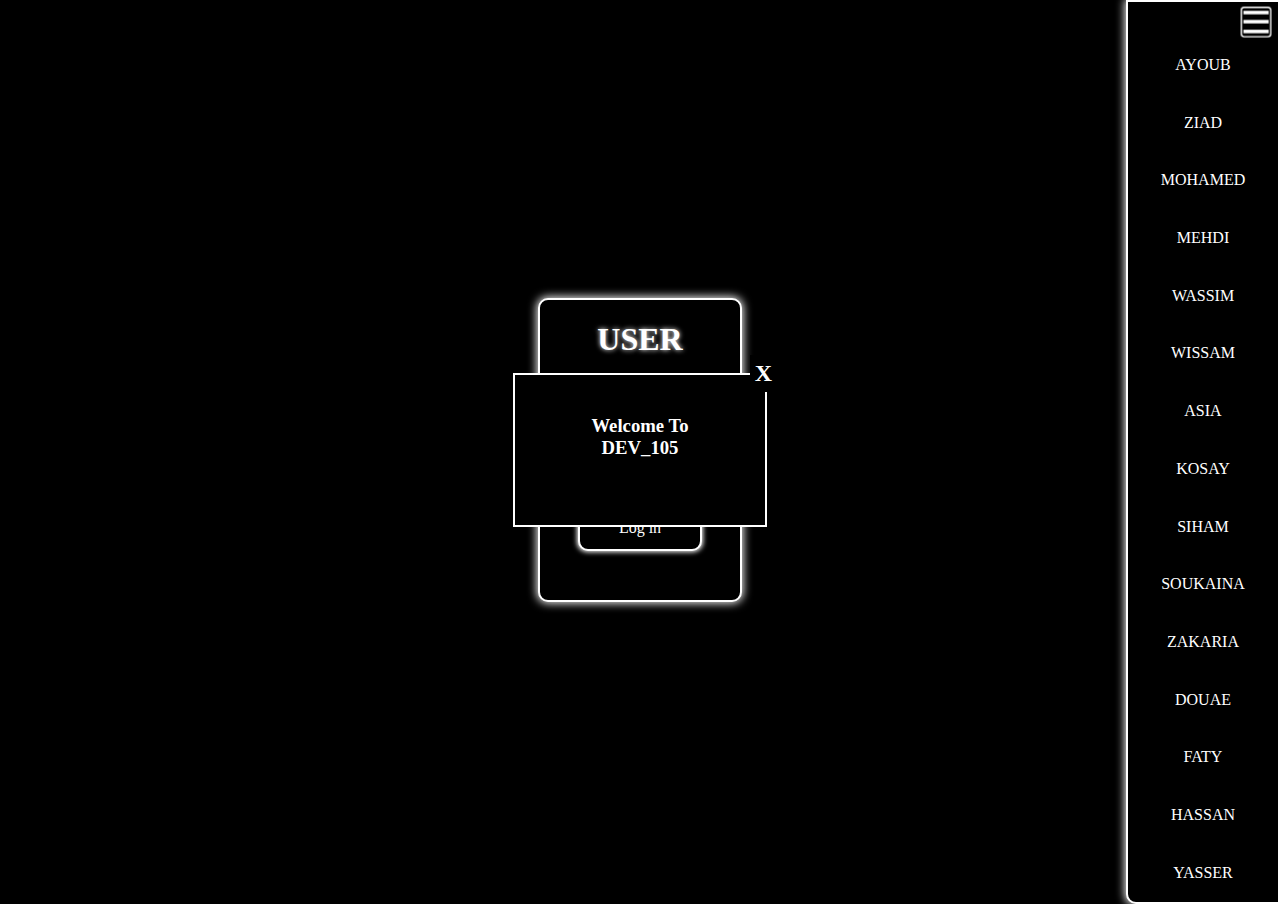
<file: index.html>
<!DOCTYPE html>
<html lang="en">
<head>
    <link rel="stylesheet" href="style.css">
    <meta charset="UTF-8">
    <link rel="icon" href="dev.png">
    <title>DEV IN</title>
</head>
<body align="center">
   <div id="bar">
       <div class="column"></div>
       <div class="column"></div>
       <div class="column"></div>
   </div>
   
   <div  class="menu hidden">
       <p class="a">ayoub</p>
       <p>ziad</p>
       <p>mohamed</p>
       <p>mehdi</p>
       <p>wassim</p>             
       <p>wissam</p>             
       <p>asia</p>
       <p>kosay</p>
       <p>siham</p>
       <p>Soukaina</p>
       <p>zakaria</p>
       <p>douae</p>
       <p>faty</p>
       <p>hassan</p>
       <p>yasser</p> 
   </div>
     <div onclick="this.style.cssText=` width :240px ; height: 340px; transition : all 3s ;`" ondblclick="this.style.cssText=` width :200px ; height: 300px; transition : all 3s ;`" class="page hidden">
    <div class="profile"></div>         
         <h1>USER</h1>
     <input class="name" type="text" readonly placeholder="USERNAME">
     <input class="password" required type="password" placeholder="PASSWORD" ondblclick="this.type='text'">
     <a onclick="check()">Log in</a>    
     </div>
 
<main>
    <h2>X</h2>
    <h3>Welcome To DEV_105</h3>    
</main>
 
 
 
 
 
 
 
 
 
 
 
 
 
             
<script src="script.js"></script>
</body>
</html>
</file>
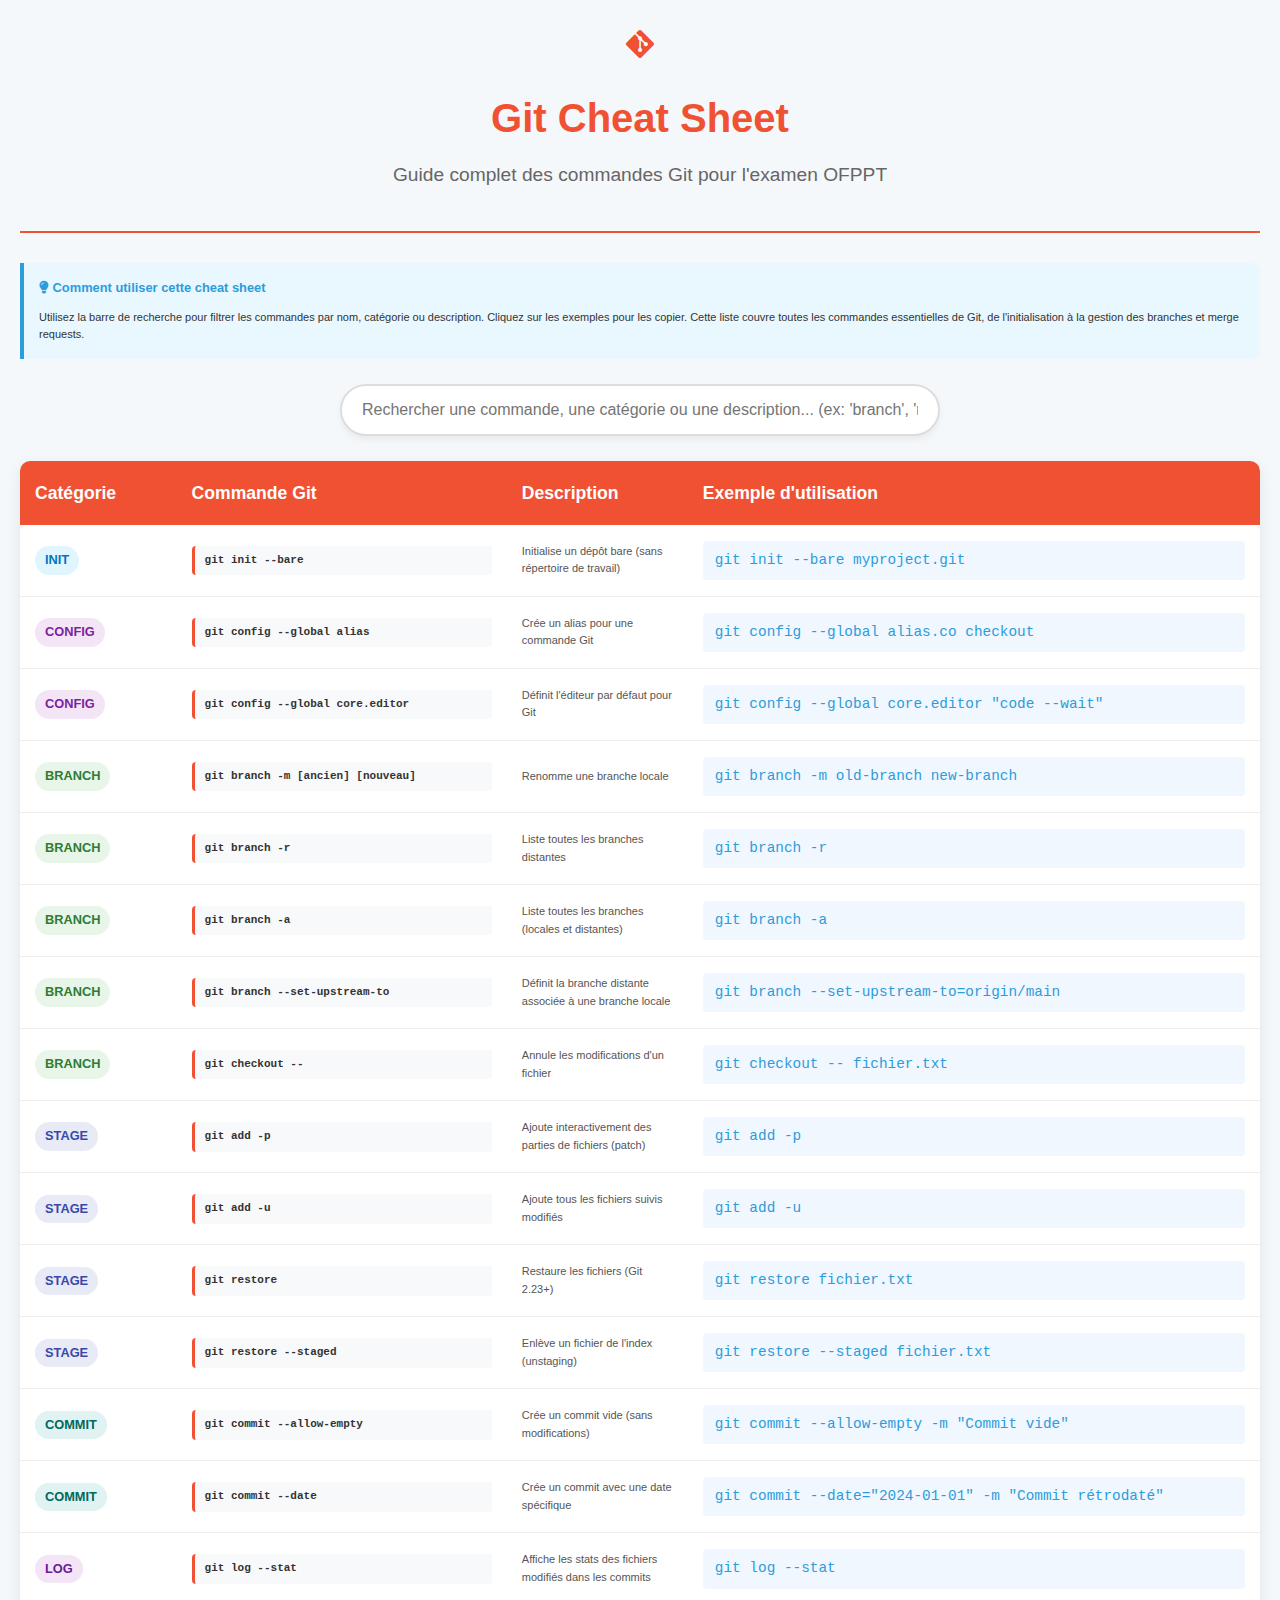
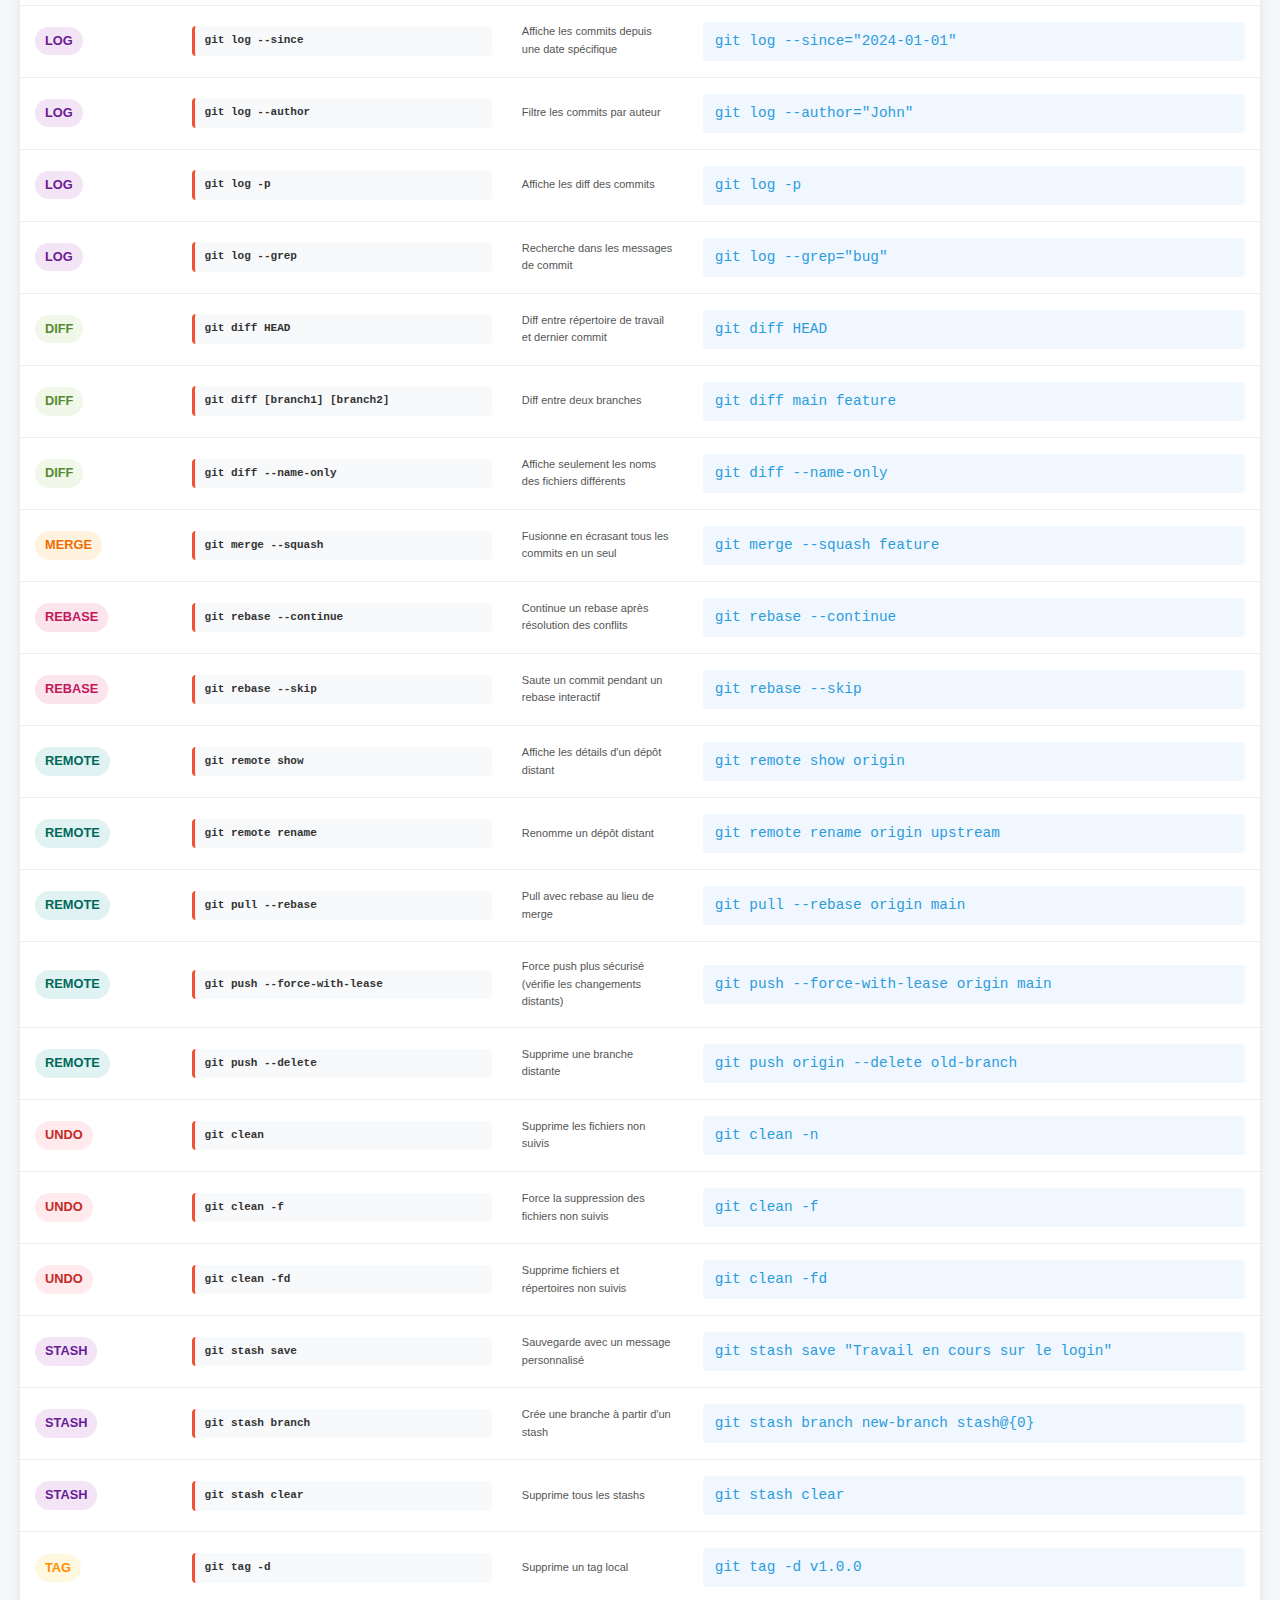
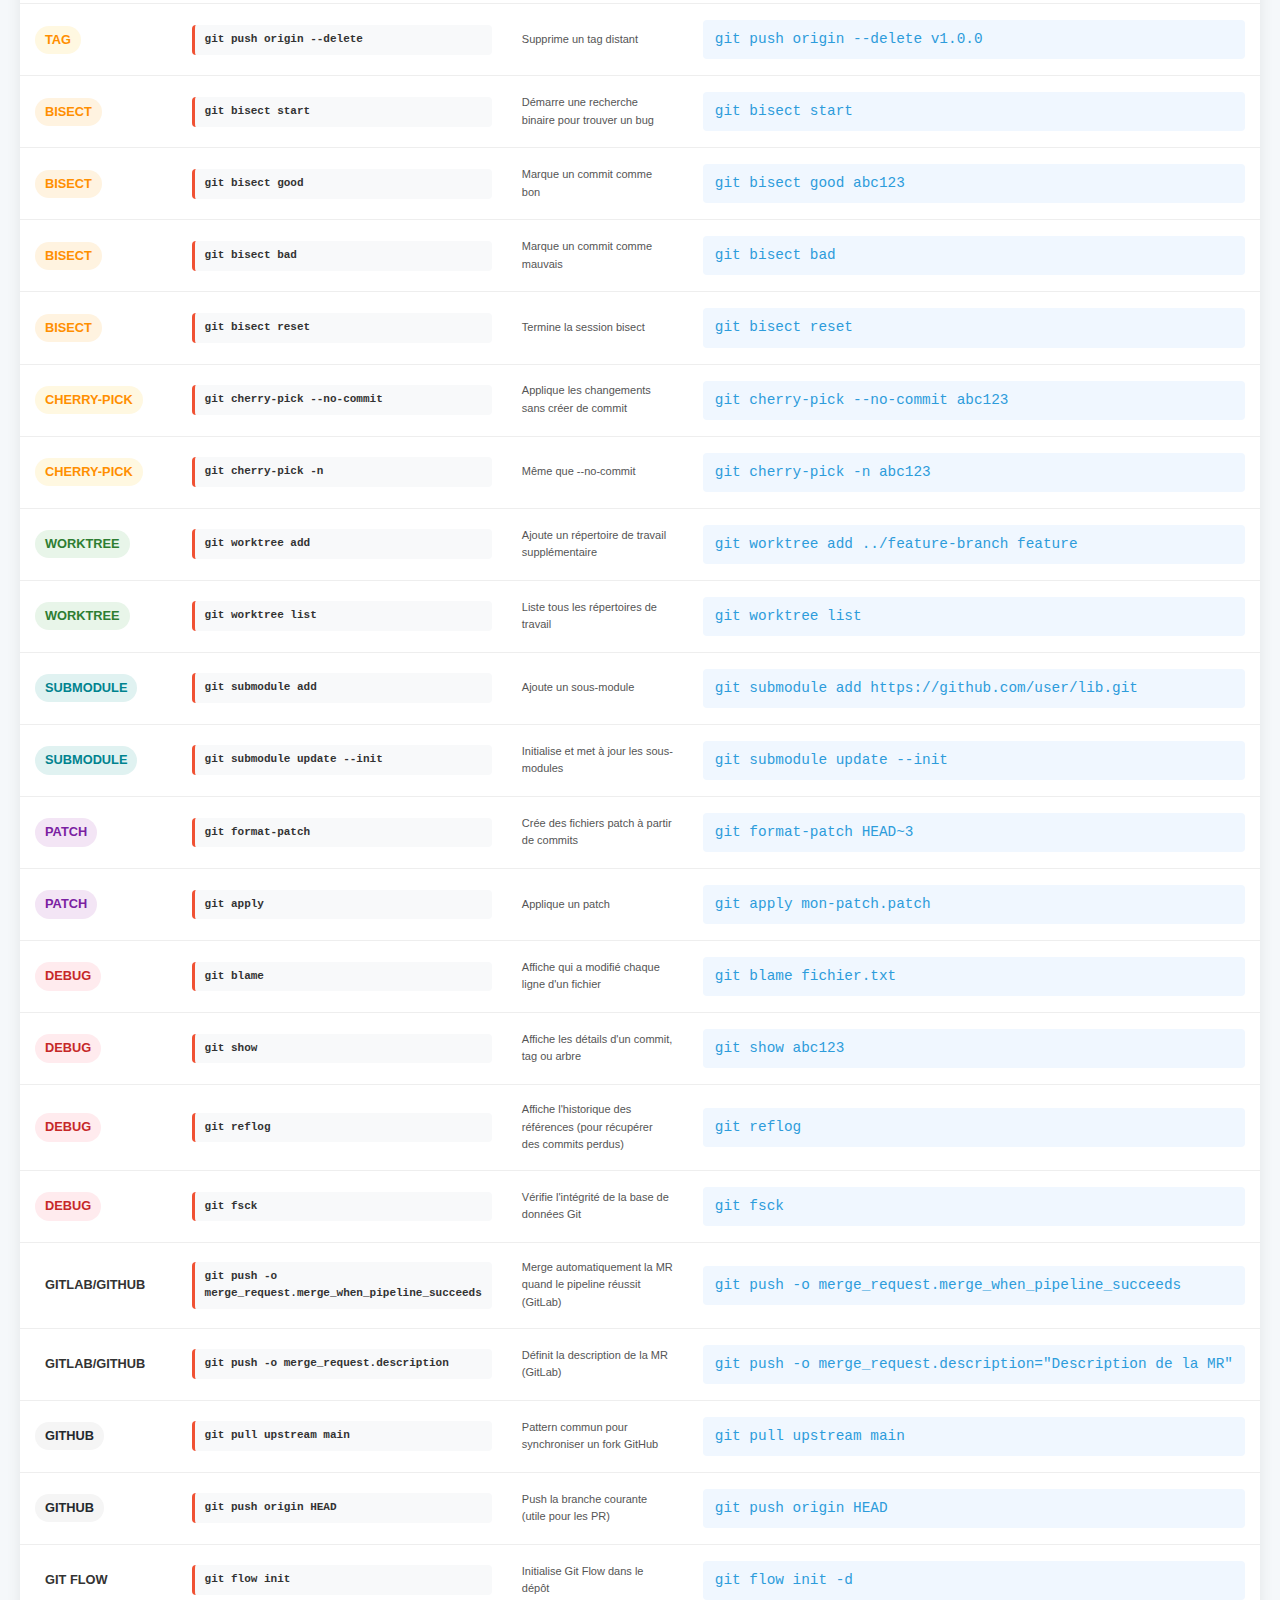
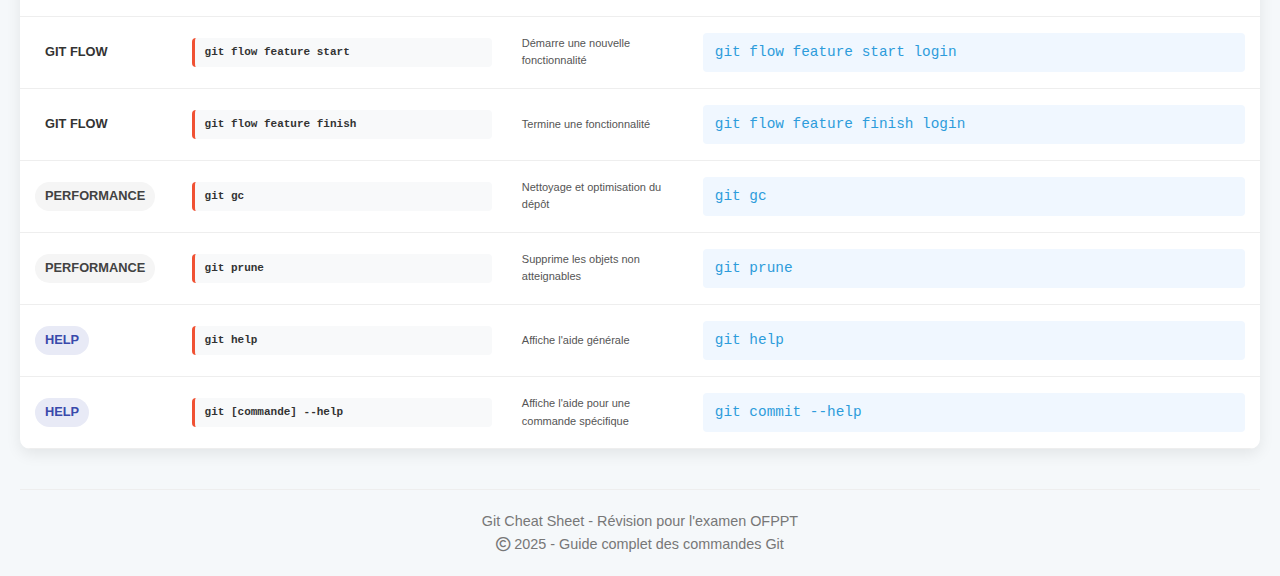
<file: git.html>
<!DOCTYPE html>
<html lang="fr">
<head>
    <meta charset="UTF-8">
    <meta name="viewport" content="width=device-width, initial-scale=1.0">
    <title>Git Cheat Sheet - Guide Complet</title>
    <link rel="stylesheet" href="https://cdnjs.cloudflare.com/ajax/libs/font-awesome/6.4.0/css/all.min.css">
    <link rel="shortcut icon" href="https://git-scm.com/favicon.ico" type="image/x-icon">
    <style>
        * {
            margin: 0;
            padding: 0;
            box-sizing: border-box;
            font-family: 'Segoe UI', Tahoma, Geneva, Verdana, sans-serif;
        }

        body {
            background-color: #f5f8fa;
            color: #333;
            line-height: 1.6;
            padding: 20px;
            max-width: 1400px;
            margin: 0 auto;
            font-size: 11px;
        }

        header {
            text-align: center;
            margin-bottom: 30px;
            padding-bottom: 20px;
            border-bottom: 2px solid #f05133;
        }

        h1 {
            color: #f05133;
            margin-bottom: 10px;
            font-size: 2.5rem;
        }

        .subtitle {
            color: #666;
            font-size: 1.2rem;
            margin-bottom: 20px;
        }

        .git-logo {
            font-size: 2rem;
            color: #f05133;
            margin-bottom: 15px;
        }

        .search-container {
            margin: 25px 0;
            display: flex;
            justify-content: center;
        }

        .search-box {
            width: 100%;
            max-width: 600px;
            padding: 15px 20px;
            border: 2px solid #ddd;
            border-radius: 50px;
            font-size: 1rem;
            transition: all 0.3s;
            box-shadow: 0 4px 6px rgba(0, 0, 0, 0.05);
        }

        .search-box:focus {
            outline: none;
            border-color: #f05133;
            box-shadow: 0 4px 12px rgba(240, 81, 51, 0.2);
        }

        .instructions {
            background-color: #e9f7fe;
            border-left: 4px solid #2d9cdb;
            padding: 15px;
            margin-bottom: 25px;
            border-radius: 0 8px 8px 0;
        }

        .instructions h3 {
            color: #2d9cdb;
            margin-bottom: 10px;
        }

        .table-container {
            overflow-x: auto;
            margin-bottom: 40px;
            border-radius: 10px;
            box-shadow: 0 5px 15px rgba(0, 0, 0, 0.08);
            background-color: white;
        }

        table {
            width: 100%;
            border-collapse: collapse;
            min-width: 1000px;
        }

        thead {
            background-color: #f05133;
            color: white;
        }

        th {
            padding: 18px 15px;
            text-align: left;
            font-weight: 600;
            font-size: 1.1rem;
        }

        td {
            padding: 16px 15px;
            border-bottom: 1px solid #eee;
        }

        tr:hover {
            background-color: #f9f9f9;
        }

        .category {
            font-weight: bold;
            color: #2c3e50;
        }

        .command {
            font-family: 'Courier New', monospace;
            background-color: #f8f9fa;
            padding: 6px 10px;
            border-radius: 4px;
            border-left: 3px solid #f05133;
            font-weight: 600;
            color: #333;
        }

        .description {
            color: #555;
        }

        .example {
            font-family: 'Courier New', monospace;
            background-color: #f0f7ff;
            padding: 8px 12px;
            border-radius: 4px;
            font-size: 0.9rem;
            color: #2d9cdb;
            overflow-x: auto;
            white-space: nowrap;
        }

        .category-badge {
            display: inline-block;
            padding: 4px 10px;
            border-radius: 20px;
            font-size: 0.8rem;
            font-weight: 600;
            text-transform: uppercase;
        }

        .init { background-color: #e1f5fe; color: #0277bd; }
.config { background-color: #f3e5f5; color: #7b1fa2; }
.branch { background-color: #e8f5e9; color: #2e7d32; }
.status { background-color: #fff3e0; color: #f57c00; }
.stage { background-color: #e8eaf6; color: #3949ab; }
.commit { background-color: #e0f2f1; color: #00695c; }
.log { background-color: #f3e5f5; color: #6a1b9a; }
.diff { background-color: #f1f8e9; color: #558b2f; }
.merge { background-color: #fff3e0; color: #ef6c00; }
.rebase { background-color: #fce4ec; color: #c2185b; }
.cherry-pick { background-color: #fff8e1; color: #ff8f00; }
.remote { background-color: #e0f2f1; color: #00695c; }
.undo { background-color: #ffebee; color: #c62828; }
.stash { background-color: #f3e5f5; color: #6a1b9a; }
.tag { background-color: #fff8e1; color: #ff8f00; }
.gitlab { background-color: #e3f2fd; color: #1565c0; }
.github { background-color: #f5f5f5; color: #24292e; }
.bisect { background-color: #fff3e0; color: #ff8f00; }
.worktree { background-color: #e8f5e9; color: #2e7d32; }
.submodule { background-color: #e0f2f1; color: #00838f; }
.patch { background-color: #f3e5f5; color: #7b1fa2; }
.debug { background-color: #ffebee; color: #c62828; }
.git-flow { background-color: #e1f5fe; color: #0277bd; }
.performance { background-color: #f5f5f5; color: #424242; }
.help { background-color: #e8eaf6; color: #3949ab; }

/* Classes pour les nouvelles catégories que vous avez ajoutées */
.branch { background-color: #e8f5e9; color: #2e7d32; }
.stage { background-color: #e8eaf6; color: #3949ab; }
.commit { background-color: #e0f2f1; color: #00695c; }
.diff { background-color: #f1f8e9; color: #558b2f; }
.cherry-pick { background-color: #fff8e1; color: #ff8f00; }
.bisect { background-color: #fff3e0; color: #ff8f00; }
.worktree { background-color: #e8f5e9; color: #2e7d32; }
.submodule { background-color: #e0f2f1; color: #00838f; }
.patch { background-color: #f3e5f5; color: #7b1fa2; }
.debug { background-color: #ffebee; color: #c62828; }
.git-flow { background-color: #e1f5fe; color: #0277bd; }
.performance { background-color: #f5f5f5; color: #424242; }
.help { background-color: #e8eaf6; color: #3949ab; }

        footer {
            text-align: center;
            margin-top: 40px;
            padding-top: 20px;
            border-top: 1px solid #eee;
            color: #777;
            font-size: 0.9rem;
        }

        .match {
            background-color: #fff9c4;
            font-weight: bold;
        }

        .no-results {
            text-align: center;
            padding: 40px;
            color: #999;
            font-size: 1.2rem;
        }

        @media (max-width: 768px) {
            body {
                padding: 10px;
            }
            
            h1 {
                font-size: 2rem;
            }
            
            th, td {
                padding: 12px 10px;
            }
            
            .search-box {
                padding: 12px 15px;
            }
        }

        @media print {
            .search-container, .instructions {
                display: none;
            }
            
            body {
                background-color: white;
            }
            
            .table-container {
                box-shadow: none;
            }
        }
    </style>
</head>
<body>
    <header>
        <div class="git-logo">
            <i class="fab fa-git-alt"></i>
        </div>
        <h1>Git Cheat Sheet</h1>
        <p class="subtitle">Guide complet des commandes Git pour l'examen OFPPT</p>
    </header>

    <div class="instructions">
        <h3><i class="fas fa-lightbulb"></i> Comment utiliser cette cheat sheet</h3>
        <p>Utilisez la barre de recherche pour filtrer les commandes par nom, catégorie ou description. Cliquez sur les exemples pour les copier. Cette liste couvre toutes les commandes essentielles de Git, de l'initialisation à la gestion des branches et merge requests.</p>
    </div>

    <div class="search-container">
        <input type="text" id="searchInput" class="search-box" placeholder="Rechercher une commande, une catégorie ou une description... (ex: 'branch', 'reset', 'git log')">
    </div>

    <div class="table-container">
        <table id="gitCommandsTable">
            <thead>
                <tr>
                    <th width="15%">Catégorie</th>
                    <th width="20%">Commande Git</th>
                    <th width="35%">Description</th>
                    <th width="30%">Exemple d'utilisation</th>
                </tr>
            </thead>
            <tbody id="commandsBody">
                <!-- Les lignes du tableau seront générées par JavaScript -->
            </tbody>
        </table>
        <div id="noResultsMessage" class="no-results" style="display: none;">
            <p><i class="fas fa-search"></i> Aucune commande ne correspond à votre recherche.</p>
            <p>Essayez avec d'autres termes comme "branch", "reset" ou "merge".</p>
        </div>
    </div>

    <footer>
        <p>Git Cheat Sheet - Révision pour l'examen OFPPT</p>
        <p><i class="far fa-copyright"></i> 2025 - Guide complet des commandes Git</p>
    </footer>

    <script>
        // Données des commandes Git
const gitCommands = [
    // ... (votre contenu existant) ...
    
    {
        category: "Init",
        command: "git init --bare",
        description: "Initialise un dépôt bare (sans répertoire de travail)",
        example: "git init --bare myproject.git"
    },
    {
        category: "Config",
        command: "git config --global alias",
        description: "Crée un alias pour une commande Git",
        example: "git config --global alias.co checkout"
    },
    {
        category: "Config",
        command: "git config --global core.editor",
        description: "Définit l'éditeur par défaut pour Git",
        example: "git config --global core.editor \"code --wait\""
    },
    {
        category: "Branch",
        command: "git branch -m [ancien] [nouveau]",
        description: "Renomme une branche locale",
        example: "git branch -m old-branch new-branch"
    },
    {
        category: "Branch",
        command: "git branch -r",
        description: "Liste toutes les branches distantes",
        example: "git branch -r"
    },
    {
        category: "Branch",
        command: "git branch -a",
        description: "Liste toutes les branches (locales et distantes)",
        example: "git branch -a"
    },
    {
        category: "Branch",
        command: "git branch --set-upstream-to",
        description: "Définit la branche distante associée à une branche locale",
        example: "git branch --set-upstream-to=origin/main"
    },
    {
        category: "Branch",
        command: "git checkout --",
        description: "Annule les modifications d'un fichier",
        example: "git checkout -- fichier.txt"
    },
    {
        category: "Stage",
        command: "git add -p",
        description: "Ajoute interactivement des parties de fichiers (patch)",
        example: "git add -p"
    },
    {
        category: "Stage",
        command: "git add -u",
        description: "Ajoute tous les fichiers suivis modifiés",
        example: "git add -u"
    },
    {
        category: "Stage",
        command: "git restore",
        description: "Restaure les fichiers (Git 2.23+)",
        example: "git restore fichier.txt"
    },
    {
        category: "Stage",
        command: "git restore --staged",
        description: "Enlève un fichier de l'index (unstaging)",
        example: "git restore --staged fichier.txt"
    },
    {
        category: "Commit",
        command: "git commit --allow-empty",
        description: "Crée un commit vide (sans modifications)",
        example: "git commit --allow-empty -m \"Commit vide\""
    },
    {
        category: "Commit",
        command: "git commit --date",
        description: "Crée un commit avec une date spécifique",
        example: "git commit --date=\"2024-01-01\" -m \"Commit rétrodaté\""
    },
    {
        category: "Log",
        command: "git log --stat",
        description: "Affiche les stats des fichiers modifiés dans les commits",
        example: "git log --stat"
    },
    {
        category: "Log",
        command: "git log --since",
        description: "Affiche les commits depuis une date spécifique",
        example: "git log --since=\"2024-01-01\""
    },
    {
        category: "Log",
        command: "git log --author",
        description: "Filtre les commits par auteur",
        example: "git log --author=\"John\""
    },
    {
        category: "Log",
        command: "git log -p",
        description: "Affiche les diff des commits",
        example: "git log -p"
    },
    {
        category: "Log",
        command: "git log --grep",
        description: "Recherche dans les messages de commit",
        example: "git log --grep=\"bug\""
    },
    {
        category: "Diff",
        command: "git diff HEAD",
        description: "Diff entre répertoire de travail et dernier commit",
        example: "git diff HEAD"
    },
    {
        category: "Diff",
        command: "git diff [branch1] [branch2]",
        description: "Diff entre deux branches",
        example: "git diff main feature"
    },
    {
        category: "Diff",
        command: "git diff --name-only",
        description: "Affiche seulement les noms des fichiers différents",
        example: "git diff --name-only"
    },
    {
        category: "Merge",
        command: "git merge --squash",
        description: "Fusionne en écrasant tous les commits en un seul",
        example: "git merge --squash feature"
    },
    {
        category: "Rebase",
        command: "git rebase --continue",
        description: "Continue un rebase après résolution des conflits",
        example: "git rebase --continue"
    },
    {
        category: "Rebase",
        command: "git rebase --skip",
        description: "Saute un commit pendant un rebase interactif",
        example: "git rebase --skip"
    },
    {
        category: "Remote",
        command: "git remote show",
        description: "Affiche les détails d'un dépôt distant",
        example: "git remote show origin"
    },
    {
        category: "Remote",
        command: "git remote rename",
        description: "Renomme un dépôt distant",
        example: "git remote rename origin upstream"
    },
    {
        category: "Remote",
        command: "git pull --rebase",
        description: "Pull avec rebase au lieu de merge",
        example: "git pull --rebase origin main"
    },
    {
        category: "Remote",
        command: "git push --force-with-lease",
        description: "Force push plus sécurisé (vérifie les changements distants)",
        example: "git push --force-with-lease origin main"
    },
    {
        category: "Remote",
        command: "git push --delete",
        description: "Supprime une branche distante",
        example: "git push origin --delete old-branch"
    },
    {
        category: "Undo",
        command: "git clean",
        description: "Supprime les fichiers non suivis",
        example: "git clean -n" // dry-run
    },
    {
        category: "Undo",
        command: "git clean -f",
        description: "Force la suppression des fichiers non suivis",
        example: "git clean -f"
    },
    {
        category: "Undo",
        command: "git clean -fd",
        description: "Supprime fichiers et répertoires non suivis",
        example: "git clean -fd"
    },
    {
        category: "Stash",
        command: "git stash save",
        description: "Sauvegarde avec un message personnalisé",
        example: "git stash save \"Travail en cours sur le login\""
    },
    {
        category: "Stash",
        command: "git stash branch",
        description: "Crée une branche à partir d'un stash",
        example: "git stash branch new-branch stash@{0}"
    },
    {
        category: "Stash",
        command: "git stash clear",
        description: "Supprime tous les stashs",
        example: "git stash clear"
    },
    {
        category: "Tag",
        command: "git tag -d",
        description: "Supprime un tag local",
        example: "git tag -d v1.0.0"
    },
    {
        category: "Tag",
        command: "git push origin --delete",
        description: "Supprime un tag distant",
        example: "git push origin --delete v1.0.0"
    },
    {
        category: "Bisect",
        command: "git bisect start",
        description: "Démarre une recherche binaire pour trouver un bug",
        example: "git bisect start"
    },
    {
        category: "Bisect",
        command: "git bisect good",
        description: "Marque un commit comme bon",
        example: "git bisect good abc123"
    },
    {
        category: "Bisect",
        command: "git bisect bad",
        description: "Marque un commit comme mauvais",
        example: "git bisect bad"
    },
    {
        category: "Bisect",
        command: "git bisect reset",
        description: "Termine la session bisect",
        example: "git bisect reset"
    },
    {
        category: "Cherry-pick",
        command: "git cherry-pick --no-commit",
        description: "Applique les changements sans créer de commit",
        example: "git cherry-pick --no-commit abc123"
    },
    {
        category: "Cherry-pick",
        command: "git cherry-pick -n",
        description: "Même que --no-commit",
        example: "git cherry-pick -n abc123"
    },
    {
        category: "Worktree",
        command: "git worktree add",
        description: "Ajoute un répertoire de travail supplémentaire",
        example: "git worktree add ../feature-branch feature"
    },
    {
        category: "Worktree",
        command: "git worktree list",
        description: "Liste tous les répertoires de travail",
        example: "git worktree list"
    },
    {
        category: "Submodule",
        command: "git submodule add",
        description: "Ajoute un sous-module",
        example: "git submodule add https://github.com/user/lib.git"
    },
    {
        category: "Submodule",
        command: "git submodule update --init",
        description: "Initialise et met à jour les sous-modules",
        example: "git submodule update --init"
    },
    {
        category: "Patch",
        command: "git format-patch",
        description: "Crée des fichiers patch à partir de commits",
        example: "git format-patch HEAD~3"
    },
    {
        category: "Patch",
        command: "git apply",
        description: "Applique un patch",
        example: "git apply mon-patch.patch"
    },
    {
        category: "Debug",
        command: "git blame",
        description: "Affiche qui a modifié chaque ligne d'un fichier",
        example: "git blame fichier.txt"
    },
    {
        category: "Debug",
        command: "git show",
        description: "Affiche les détails d'un commit, tag ou arbre",
        example: "git show abc123"
    },
    {
        category: "Debug",
        command: "git reflog",
        description: "Affiche l'historique des références (pour récupérer des commits perdus)",
        example: "git reflog"
    },
    {
        category: "Debug",
        command: "git fsck",
        description: "Vérifie l'intégrité de la base de données Git",
        example: "git fsck"
    },
    {
        category: "GitLab/GitHub",
        command: "git push -o merge_request.merge_when_pipeline_succeeds",
        description: "Merge automatiquement la MR quand le pipeline réussit (GitLab)",
        example: "git push -o merge_request.merge_when_pipeline_succeeds"
    },
    {
        category: "GitLab/GitHub",
        command: "git push -o merge_request.description",
        description: "Définit la description de la MR (GitLab)",
        example: "git push -o merge_request.description=\"Description de la MR\""
    },
    {
        category: "GitHub",
        command: "git pull upstream main",
        description: "Pattern commun pour synchroniser un fork GitHub",
        example: "git pull upstream main"
    },
    {
        category: "GitHub",
        command: "git push origin HEAD",
        description: "Push la branche courante (utile pour les PR)",
        example: "git push origin HEAD"
    },
    {
        category: "Git Flow",
        command: "git flow init",
        description: "Initialise Git Flow dans le dépôt",
        example: "git flow init -d"
    },
    {
        category: "Git Flow",
        command: "git flow feature start",
        description: "Démarre une nouvelle fonctionnalité",
        example: "git flow feature start login"
    },
    {
        category: "Git Flow",
        command: "git flow feature finish",
        description: "Termine une fonctionnalité",
        example: "git flow feature finish login"
    },
    {
        category: "Performance",
        command: "git gc",
        description: "Nettoyage et optimisation du dépôt",
        example: "git gc"
    },
    {
        category: "Performance",
        command: "git prune",
        description: "Supprime les objets non atteignables",
        example: "git prune"
    },
    {
        category: "Help",
        command: "git help",
        description: "Affiche l'aide générale",
        example: "git help"
    },
    {
        category: "Help",
        command: "git [commande] --help",
        description: "Affiche l'aide pour une commande spécifique",
        example: "git commit --help"
    }
];
        // Fonction pour générer le tableau
        function generateTable() {
            const commandsBody = document.getElementById('commandsBody');
            commandsBody.innerHTML = '';
            
            gitCommands.forEach(command => {
                const row = document.createElement('tr');
                
                // Création des cellules
                const categoryCell = document.createElement('td');
                categoryCell.innerHTML = `<span class="category-badge ${command.category.toLowerCase()}">${command.category}</span>`;
                
                const commandCell = document.createElement('td');
                commandCell.innerHTML = `<div class="command">${command.command}</div>`;
                
                const descriptionCell = document.createElement('td');
                descriptionCell.innerHTML = `<div class="description">${command.description}</div>`;
                
                const exampleCell = document.createElement('td');
                exampleCell.innerHTML = `<div class="example">${command.example}</div>`;
                
                // Ajout des cellules à la ligne
                row.appendChild(categoryCell);
                row.appendChild(commandCell);
                row.appendChild(descriptionCell);
                row.appendChild(exampleCell);
                
                // Ajout de la ligne au tableau
                commandsBody.appendChild(row);
                
                // Ajout d'un événement de clic pour copier l'exemple
                exampleCell.addEventListener('click', function() {
                    copyToClipboard(command.example);
                    showCopyFeedback(this, command.example);
                });
            });
        }

        // Fonction de recherche
        function filterTable() {
            const searchInput = document.getElementById('searchInput');
            const filter = searchInput.value.toLowerCase();
            const rows = document.querySelectorAll('#commandsBody tr');
            const noResultsMessage = document.getElementById('noResultsMessage');
            
            let visibleRows = 0;
            
            rows.forEach(row => {
                const category = row.cells[0].textContent.toLowerCase();
                const command = row.cells[1].textContent.toLowerCase();
                const description = row.cells[2].textContent.toLowerCase();
                
                // Vérifier si la ligne correspond au filtre
                const match = category.includes(filter) || 
                              command.includes(filter) || 
                              description.includes(filter);
                
                if (match) {
                    row.style.display = '';
                    visibleRows++;
                    
                    // Mise en évidence des correspondances
                    highlightMatches(row, filter);
                } else {
                    row.style.display = 'none';
                }
            });
            
            // Afficher/masquer le message "aucun résultat"
            if (visibleRows === 0 && filter.length > 0) {
                noResultsMessage.style.display = 'block';
            } else {
                noResultsMessage.style.display = 'none';
            }
        }

        // Fonction pour mettre en évidence les correspondances
        function highlightMatches(row, filter) {
            if (!filter) return;
            
            // Réinitialiser les surlignages précédents
            const cells = row.cells;
            for (let cell of cells) {
                cell.innerHTML = cell.innerHTML.replace(/<span class="match">|<\/span>/g, '');
            }
            
            // Appliquer le surlignage aux cellules
            for (let i = 0; i < cells.length - 1; i++) { // Ne pas inclure la dernière cellule (exemple)
                const cell = cells[i];
                const originalContent = cell.textContent;
                const lowerContent = originalContent.toLowerCase();
                
                if (lowerContent.includes(filter)) {
                    const regex = new RegExp(`(${filter})`, 'gi');
                    cell.innerHTML = originalContent.replace(regex, '<span class="match">$1</span>');
                }
            }
        }

        // Fonction pour copier dans le presse-papier
        function copyToClipboard(text) {
            const textArea = document.createElement('textarea');
            textArea.value = text;
            document.body.appendChild(textArea);
            textArea.select();
            document.execCommand('copy');
            document.body.removeChild(textArea);
        }

        // Fonction pour afficher un feedback lors de la copie
        function showCopyFeedback(element, text) {
            const originalContent = element.innerHTML;
            element.innerHTML = `<div class="example" style="background-color: #e8f5e9; color: #2e7d32;"><i class="fas fa-check"></i> Copié: ${text.substring(0, 40)}${text.length > 40 ? '...' : ''}</div>`;
            
            setTimeout(() => {
                element.innerHTML = originalContent;
            }, 1500);
        }

        // Initialisation au chargement de la page
        document.addEventListener('DOMContentLoaded', function() {
            // Générer le tableau
            generateTable();
            
            // Ajouter l'événement de recherche
            const searchInput = document.getElementById('searchInput');
            searchInput.addEventListener('input', filterTable);
            
            // Ajouter l'événement pour effacer la recherche avec la touche Échap
            searchInput.addEventListener('keydown', function(e) {
                if (e.key === 'Escape') {
                    this.value = '';
                    filterTable();
                }
            });
            
            // Message de bienvenue dans la console
            console.log("Git Cheat Sheet chargée avec succès !");
            console.log("Utilisez la barre de recherche pour filtrer les commandes.");
        });
    </script>
</body>
</html>
</file>
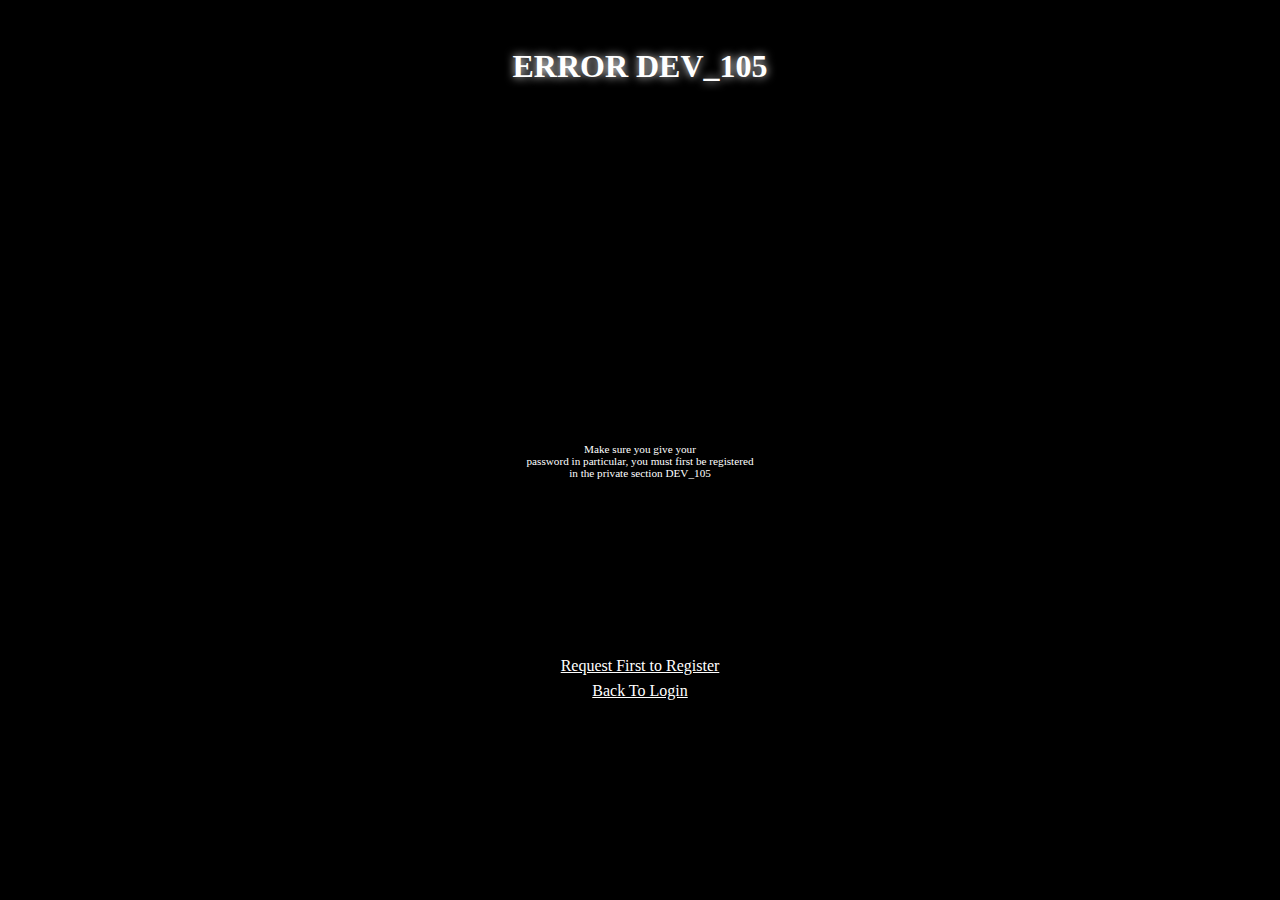
<file: main.html>
<!DOCTYPE html>
<html lang="en">
<head>
    <meta charset="UTF-8">
    <link rel="icon" href="dev.png">
    <title>ERROR PAGE 105</title>
    <style>
       body{
           background: black;
       } 
       h1{
           position: relative ;
           top:30px;
           color: white;
           width:90%;
           
           height:20vh;
           background: black;
         /*  border: 2px solid white;
           box-shadow: 0 0 10px 1px white;*/
           text-shadow: 0 0 10px white;
           border-radius: 10px;
           animation : move 1s linear infinite ;
           padding: 10px ;
           margin: auto;
       } 
       @keyframes move{
           0%{ transform: translateY(-5px);}
           50%{ transform: translateY(0px);}
           100%{ transform: translateY(5px);}
       }
       p{
           font: 500 0.7rem Serif ;
           position: absolute;
           top: 50%;
           
           color:white;
           left: 50%;
           transform: translate(-50%,-50%);
       }
       .a{
           color:white;
           position: absolute;
           bottom: 25px;
           
    left: 50%;
    transform: translate(-50%,0);
       }
       .b{
           color:white;
           position: absolute;
           bottom: 0px;
           
    left: 50%;
    transform: translate(-50%,0);
       }
       
       div{
           width: 500px;
           height: 500px;
           position: absolute;
           top: 50%;
    left: 50%;
    transform: translate(-50%,-50%);
       }
    </style>
</head>
<body align="center">
    <h1>ERROR DEV_105</h1>
    <div>
    
    <p>Make sure you give your<br> password in particular, you must first be registered <br>in the private section DEV_105</p>
    <a class="a" href="https://wa.me/212633549914">Request First to Register</a>
    <a class="b" href="index.html">Back To Login</a>
    </div>
</body>
</html>
</file>
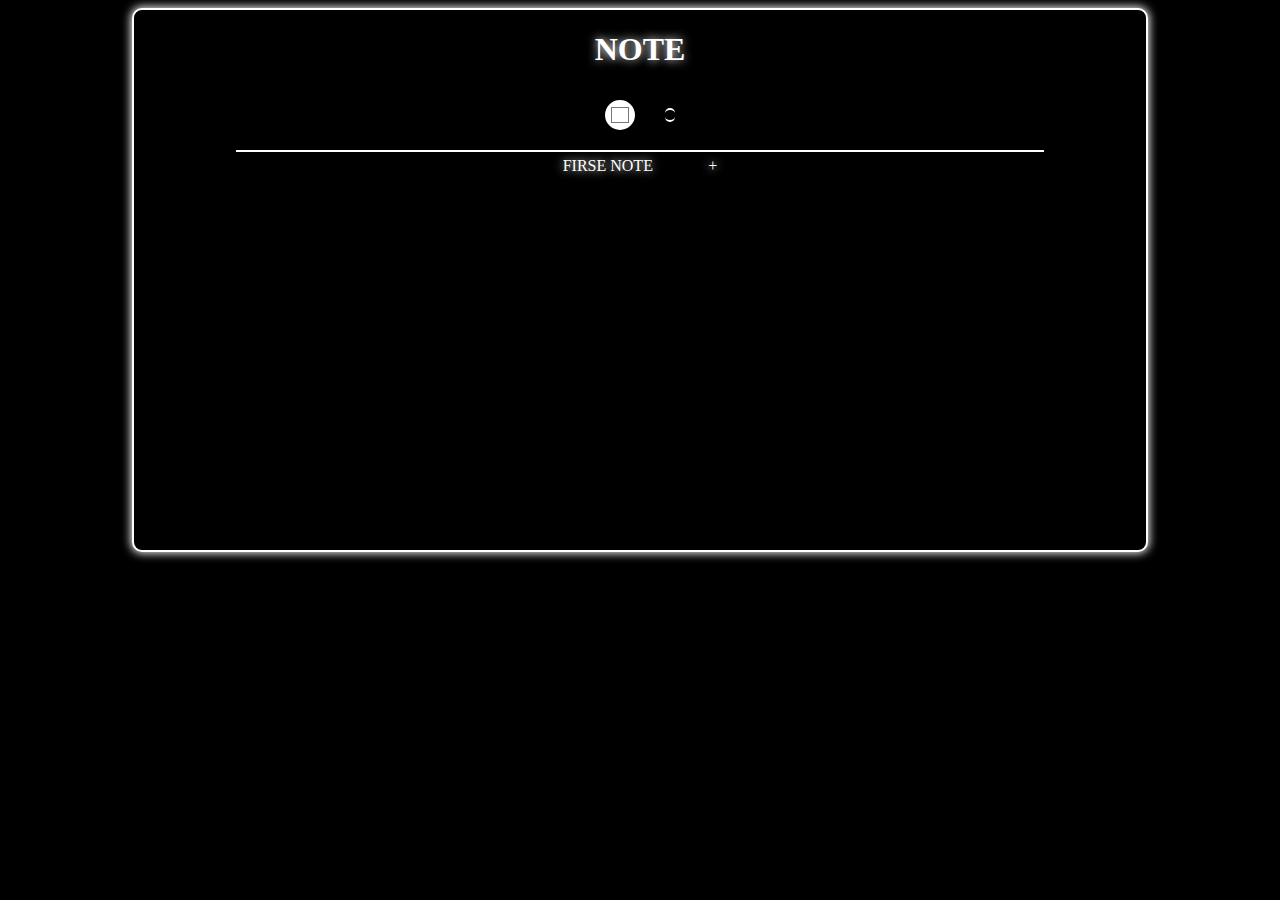
<file: note.html>
<!DOCTYPE html>
<html lang="en">
<head>
    <meta charset="UTF-8">
    <link rel="icon" href="dev.png">
    <title>NOTE</title>
    <style>
        body{
    background: black;
}
#note{
    width: 80%;
    color: white;
    background:black;
    border: 2px solid white ;
    margin:0 auto;
    box-shadow: 0 0 10px 1px white;
    border-radius: 10px;
    text-align: center;
    height: 60vh;
}
h1{
    text-shadow: 0 0 10px white;
}
#information{
    display: flex;
    justify-content: center;
    align-items: center;
}
h4, input{
    margin: 10px 15px;
}
h4{
    text-transform: uppercase;
    border-top: 2px solid white;
    border-bottom: 2px solid white;
    padding: 5px ;
    border-radius: 10px;
    text-shadow: 0 0 10px white;
}

#information input{
    width: 30px;
    height: 30px;
    border-radius: 50%;
    background: white;
    border: 2px solid white;
}
p{

    text-transform: uppercase;
    border-top: 2px solid white;
    width: 80%;
    padding-top: 5px ;
    margin: 10px auto;
    text-shadow: 0 0 10px white;
    
}
#data{
  
}
#alldiv{
    color: white;
    background:black;
    border: 2px solid white ;
    margin:0 auto;
    box-shadow: 0 0 10px 1px white;
    border-radius: 10px;
    width: 90%;
    height: 50vh;
    position: relative;
    display: none;
}

textarea{
    color: white;
    outline:none;
    border: none;
    position: relative ;
    left: 0;
    background: black;
    height: 80%;
    margin-top: 10px;
    font-weight: 800;
    text-shadow: 0 0 10px white;
    width: 90%;
}

button{
    text-transform: uppercase;
    border: 2px solid white;
    padding: 5px ;
    border-radius: 10px;
    text-shadow: 0 0 10px white;
    display: block;
    position: absolute;
    background: black;
    right: 10px ;
    bottom: 10px;
    color: white;
}
    </style>
</head>
<body align="center">
    <!-- Note -->
    
    <div id="note">
    <!-- head -->
    
    <h1>NOTE</h1>
    <!-- information -->
    
    <div id="information">
    <input id="color" type="color" value="#ffffff"> <h4>ayoub</h4>
    </div>
    <!-- data -->
    <div id="data">
    <p><span ondblclick="dbl()" >firse note ‌ ‌ ‌ ‌ ‌ ‌ ‌ ‌ ‌ ‌ ‌ ‌ </span>‌<small id="time"> </small> +</p>

    
    <div>
        
        
        
    <div id="alldiv">
        
         <textarea id="area"></textarea> 
         <button id="save">Save</button>
    </div>
    </div>
 
   
    
      
    
    <script>
        let color = document.getElementById('color');
let text = 'USER';
document.querySelector('h4').ondblclick= function () {
    localStorage.name = prompt("What's Your Name");
    document.querySelector('h4').innerText = localStorage.name;
 
}
if (localStorage.name) {
    document.querySelector('h4').innerText = localStorage.name;
 document.title = localStorage.name;
} else {
    text = prompt("What's Your Name");
    document.querySelector('h4').innerText = text;
    localStorage.name = text;
}
if (localStorage.ntname){
    document.querySelector('span').innerText = `${localStorage.ntname} ‌ ‌ ‌ ‌ ‌ ‌ ‌ ‌ ‌ ‌ ‌ ‌ `;
}


if (localStorage.time){
    document.querySelector('#time').innerText = localStorage.time;
}
color.addEventListener('change', function () {
    var c = color.value;
    document.querySelector('body').style.background = c;
    document.querySelector('#alldiv').style.background = c;
    document.querySelector('#area').style.background = c;
    document.querySelector('#save').style.background = c;
    document.querySelector('#note').style.background = c;
    document.querySelector('h4').style.background = c;
    document.querySelector('#color').style.border = c;
});


let allnote;
if (localStorage.menu ){
   allnote =localStorage.menu;
 
  document.querySelector('#area').value= allnote  ; 
 }

else{
allnote=' ';
}
let p =document.querySelector('p');
p.onclick= function () {
 document.querySelector('#alldiv').style.display='block';  
  
  allnote = document.querySelector('#area').value;
    
   
    localStorage.menu = allnote;
    
}





let save = document.querySelector('#save')
save.onclick = function notes() {
         
  allnote= document.querySelector('#area').value;
  
    
    localStorage.menu = allnote;
 document.querySelector('#alldiv').style.display='none';
 nnow();
}

function nnow() {
    

let time =document.querySelector('#time');
let now = new Date();
let h = now.getHours();
let m = now.getMinutes();
if (m<10){
    m = `0${m}`;
 
}
if (h<10){
   
    h = `0${h}`;
}
let nd = `${h}:${m}`;
 document.querySelector('#time').innerText = nd;
 localStorage.time = nd;
}

function dbl() {

   let notename = prompt('Name of Your Note');
 document.querySelector('span').innerText = `${notename} ‌ ‌ ‌ ‌ ‌ ‌ ‌ ‌ ‌ ‌ ‌ ‌ `;  
 localStorage.ntname = notename;
}


let clik = 0;
document.addEventListener('dblclick', function () {
    clik++;
    if(clik===3)
{
    location.href='https://wa.me/212633549914';
}})

    </script>
</body>
</html>
</file>
<file: style.css>
body{
    background: black;
    
}
#bar{
    width: 40px;height: 40px;background: black;border-radius: 5px;
    position: fixed;
    top:0;
    right:2px;
    display:flex;
    flex-flow: column wrap;
    justify-content:space-around;
    align-content:center;
    transform:scale(0.7);
    z-index:5;
    border: 2px solid white;
}
.column{
    width: 90%;
    height: 5px;
    background: white;
}
.menu{
    width: 150px;
    height: 900px;
    background: black;
    position: absolute;
    top:0;
    box-shadow: 0 0 10px 0.1px white;
    right:0;
    border: 2px solid white;
    border-radius: 0 0 0 10px ; 
    display: flex;
    flex-flow: column wrap;
    justify-content: space-around;
    align-content: center;  
    animation : show 0.4s ease-in 0.1s both ;
    z-index: 4;
}
.hidden{  
    animation : hid 0.3s ease-in 0.1s both;
}
@keyframes hid{
     0% { opacity: 0.5;}
    20% { opacity: 0.4;}
    40% { opacity: 0.3;}
    60% { opacity: 0.2;}
   100% { opacity: 0; display:none;}
}
@keyframes show{
     0% { opacity: 0;}
    20% { opacity: 0.2;}
    40% { opacity: 0.4;}
    60% { opacity: 0.6;}
    80% { opacity: 0.8;}
   100% { opacity: 1;}
}
p{
    display: block;
    text-decoration: none;
    color : white ;
    text-transform: uppercase;
    border-radius: 10px;
    
}
.a{
    margin-top: 50px;
}

p:hover{
    color: black;
    background: white;
    transform: scale(1.4)  ;
    padding: 5px;
    transition: transform 1s ;
}
.page{
    width: 200px;
    height: 300px;
    background: black;
    border: 2px solid white;
    box-shadow: 0 0 10px 1px white;
    position: absolute;
    top: 50%;
    left: 50%;
    transform: translate(-50%,-50%);
    border-radius: 10px;
    display: flex;
    flex-flow: column wrap;
    justify-content: flex-start ;
    align-content: canter;
    
    
}
input{
    margin: 10px auto;
    width: 80%;
    height: 10%;
    border: 2px solid white;
    background: black;
    color: white;
    font-size: 18px;
    padding-left: 5px ;
    border-radius: 10px;
    outline:none;
    box-shadow: 0 0 5px 0.3px white;
    animation : vip 1s linear infinite ;
}
input:focus{
    animation : vip 1s linear infinite paused;
}
h1{
    color:white;
    animation : vip 1s linear infinite ;
    text-shadow: 0 0 5px white;
}
a{
    width: 60%;
    height: 10%;
    margin: 20px auto;
    background: black ;
    color: white;
    border: 2px white solid;
    border-radius: 10px;
    box-shadow: 0 0 5px 0.3px white;
    text-decoration:none;
    animation : vip 1s linear infinite ;
    padding-top:5px;
}
@keyframes translate{
    0%{ 
        top: 50%;
    left: 50%;
    transform: translate(-50%,-50%);
    }
    100%{ 
        top: 20%;
    left: 50%;
    transform: translate(-50%,-20%);
    }
}
@keyframes vip{
    0% {transform: translate(0,0); }
    10% {transform: translate(1px,1px); }
    20% {transform: translate(0,1px); }
    30% {transform: translate(-1px,0); }
    40% {transform: translate(1px,-1px); }
    50% {transform: translate(0,0); }
    60% {transform: translate(-1px,1px); }
    70% {transform: translate(1px,0); }
    80% {transform: translate(1px,-1px); }
    90% {transform: translate(0,-1px); }
    100% {transform: translate(0,0); }
    
}
h2 , h3{
    color:white;
    display:block;
    
}
main{
    width: 250px;
    height: 150px;
    border: 2px solid white;
    position: absolute; 
    top: 50%;
    left: 50%;
    transform: translate(-50%,-50%);
    background: black;
}
h2{
    position: absolute ;
    top:-40px;
    right:-12px;
   
    background: black;
    padding: 5px;
    
    
}
h3{
    position: absolute;
    top: 20%;
    left: 50%;
    transform: translate(-50%,-20%);
}
input::placeholder{
    color: white;
    font-size: 0.7rem;
    
}
</file>
